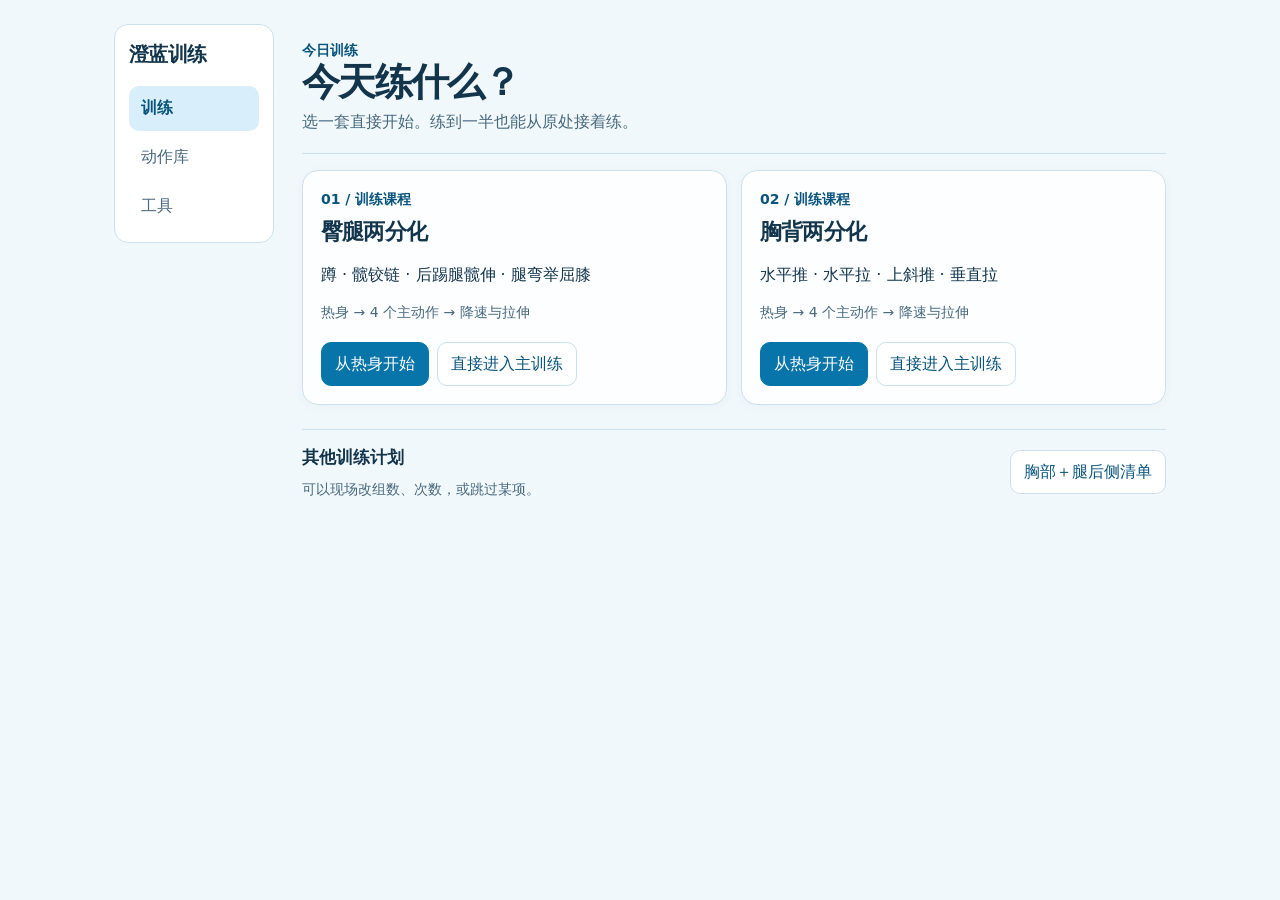
<file: index.html>
<!doctype html>
<html lang="zh-CN">
<head>
  <meta charset="utf-8">
  <meta name="viewport" content="width=device-width,initial-scale=1,viewport-fit=cover">
  <meta name="theme-color" content="#eaf7ff">
  <title>澄蓝训练</title>
  <link rel="stylesheet" href="./app.css?v=20261122-training-guide">
</head>
<body>
  <main id="app" aria-live="polite"><p class="loading">正在整理训练资料…</p></main>
  <script type="module" src="./app.js?v=20261122-training-guide"></script>
</body>
</html>
</file>
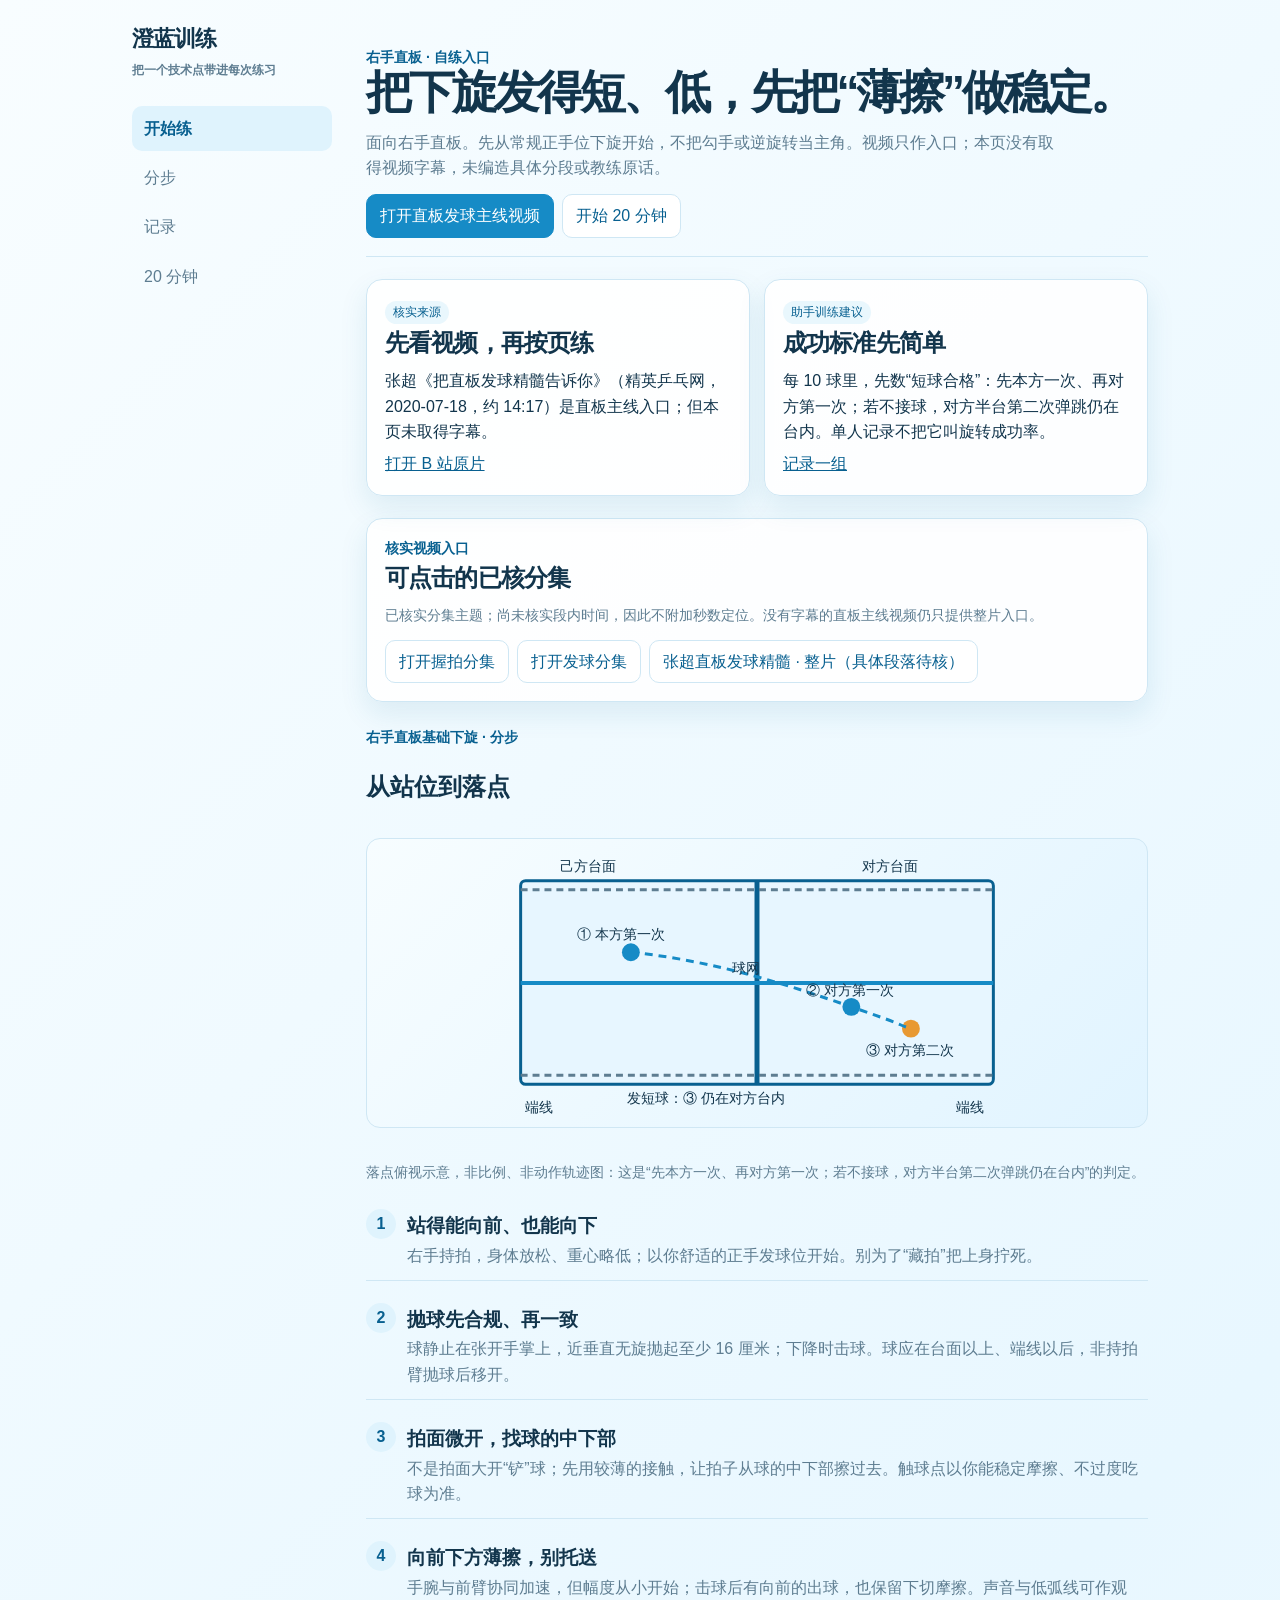
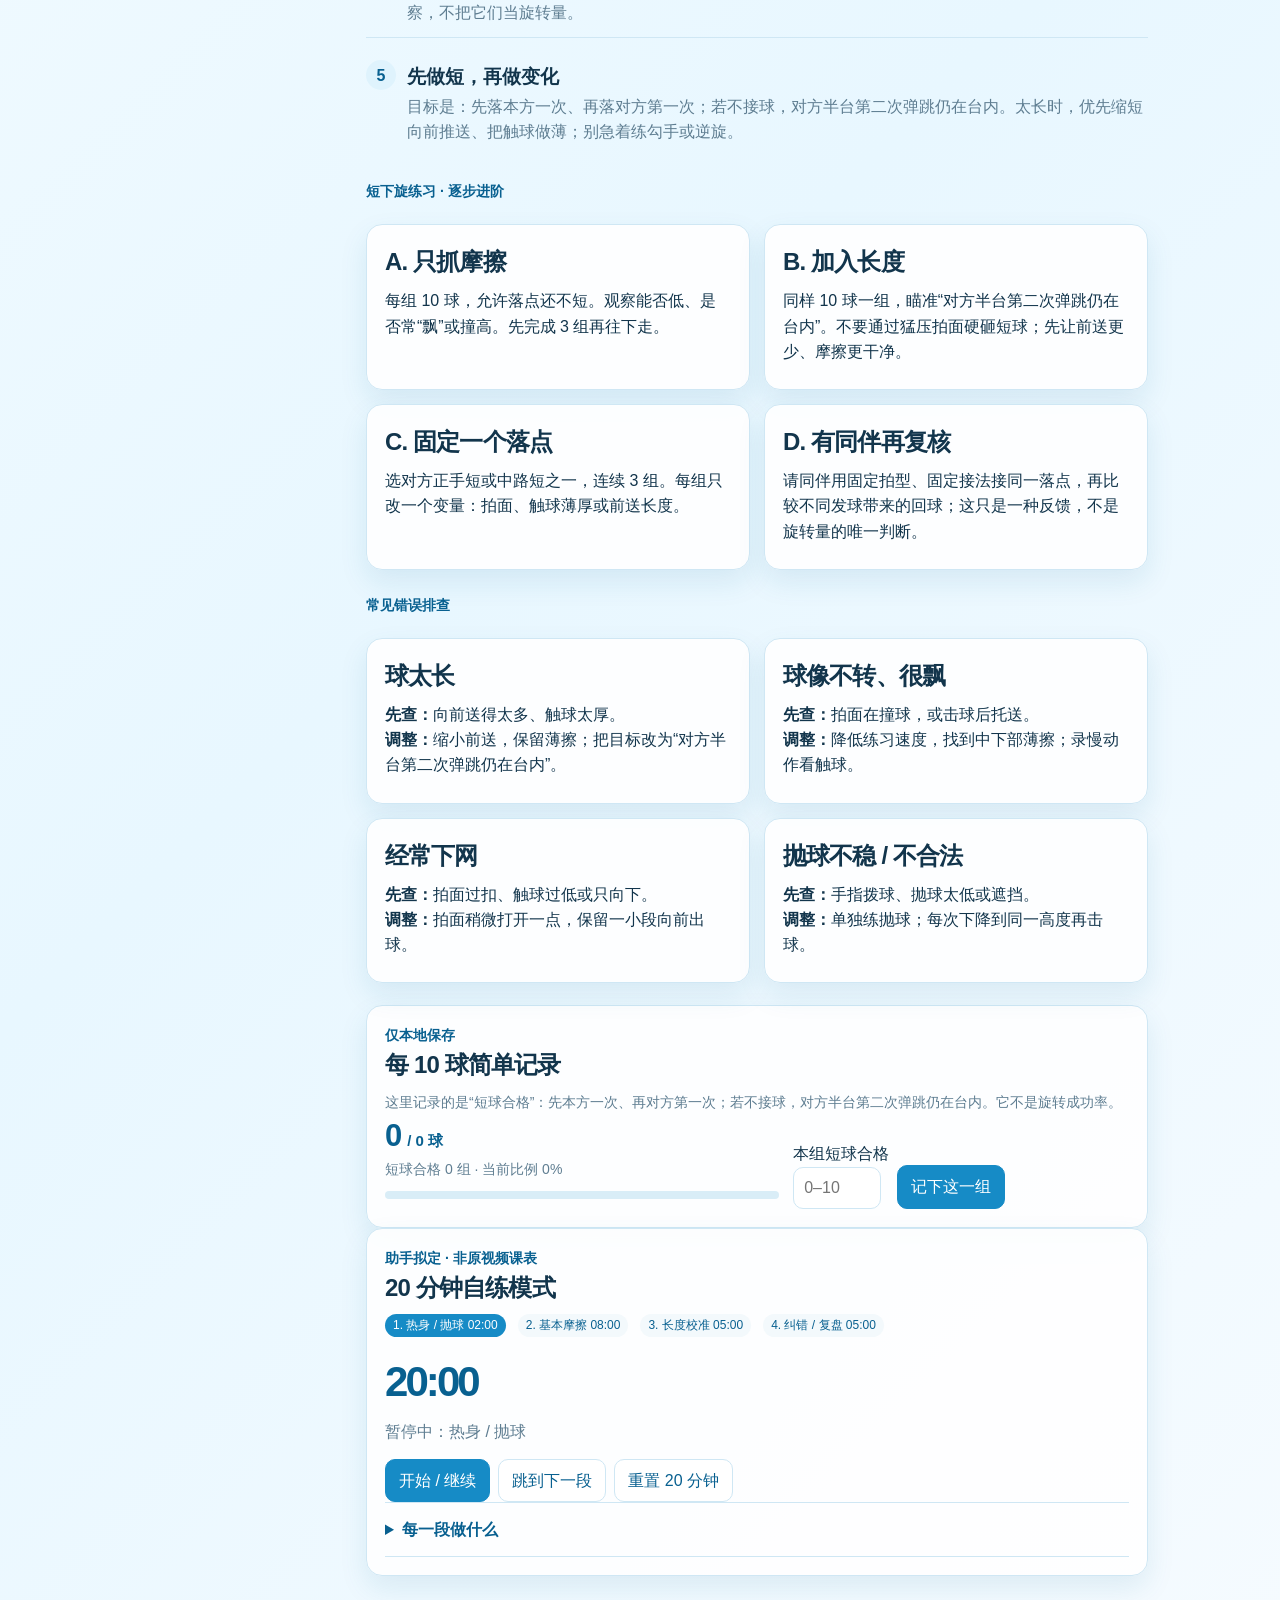
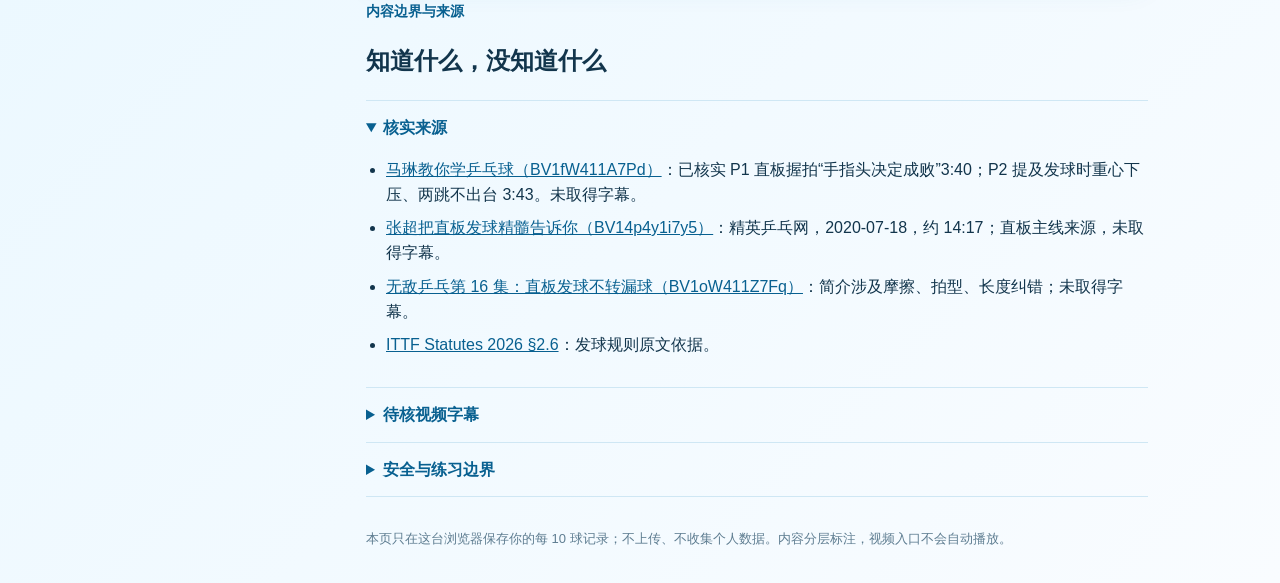
<file: pingpong-penshold-backspin/index.html>
<!doctype html>
<html lang="zh-CN">
<head>
<meta charset="utf-8">
<meta name="viewport" content="width=device-width,initial-scale=1,viewport-fit=cover">
<meta name="theme-color" content="#eaf7ff">
<title>澄蓝训练｜右手直板下旋发球</title>
<style>
:root{--ink:#12354c;--muted:#5e7d91;--line:#cfe7f4;--blue:#168bc6;--deep:#086090;--wash:#edf9ff;--shadow:0 12px 28px rgba(20,109,150,.1);--good:#12744f;--warn:#a85b10}*{box-sizing:border-box}html{scroll-behavior:smooth}body{margin:0;background:linear-gradient(135deg,#f8fdff,#e8f7ff 52%,#f9fcff);color:var(--ink);font:16px/1.58 ui-rounded,"PingFang SC","Microsoft YaHei",sans-serif}button,input{font:inherit}button{cursor:pointer}a{color:var(--deep)}#app{max-width:1060px;margin:auto;padding:22px}.shell{display:grid;grid-template-columns:200px minmax(0,1fr);gap:34px}.side{position:sticky;top:18px;align-self:start}.brand{font-size:22px;font-weight:780;letter-spacing:-.05em}.brand span{display:block;font-size:12px;letter-spacing:0;color:var(--muted);margin-top:4px}.nav{display:grid;gap:4px;margin-top:26px}.nav a{padding:10px 12px;border-radius:10px;text-decoration:none;color:var(--muted)}.nav a.on,.nav a:hover{color:var(--deep);background:#dff3fd;font-weight:700}.hero{padding:24px 0 18px;border-bottom:1px solid var(--line)}.hero h1{margin:0;font-size:clamp(30px,4vw,46px);letter-spacing:-.07em;line-height:1.08}.hero p{max-width:700px;margin:12px 0 0;color:var(--muted)}.accent{font-size:14px;color:var(--deep);font-weight:700}.grid{display:grid;grid-template-columns:repeat(2,minmax(0,1fr));gap:14px;margin:22px 0}.card{background:rgba(255,255,255,.9);border:1px solid var(--line);border-radius:16px;padding:18px;box-shadow:var(--shadow)}.card h2,.card h3{margin:0 0 7px;letter-spacing:-.035em}.card p{margin:7px 0}.primary,.secondary,.chip{display:inline-flex;align-items:center;justify-content:center;min-height:42px;border-radius:10px;padding:8px 13px;border:1px solid var(--line);text-decoration:none;background:#fff;color:var(--deep)}.primary{background:var(--blue);color:#fff;border-color:var(--blue)}.primary:disabled{opacity:.48;cursor:not-allowed}.actions{display:flex;gap:8px;flex-wrap:wrap;margin-top:14px}.tools{margin-top:24px}.tag{display:inline-block;border-radius:99px;background:#e9f7fd;color:var(--deep);padding:2px 8px;font-size:12px;margin-right:5px}.muted{color:var(--muted);font-size:14px}.note{border-left:4px solid var(--blue);background:#f1faff;padding:11px 13px;border-radius:0 10px 10px 0}.warn{border-left-color:#e89932;background:#fff8ee}.ok{color:var(--good);font-weight:700}.steps{display:grid;gap:10px}.step{display:grid;grid-template-columns:31px 1fr;gap:10px;padding:12px 0;border-bottom:1px solid var(--line)}.step:last-child{border:0}.num{width:30px;height:30px;border-radius:50%;display:grid;place-items:center;background:#dff3fd;color:var(--deep);font-weight:800}.step h3{margin:2px 0 2px}.step p{margin:0;color:var(--muted)}details{border-top:1px solid var(--line);padding:14px 0}details:last-child{border-bottom:1px solid var(--line)}summary{cursor:pointer;font-weight:700;color:var(--deep)}details[open] summary{margin-bottom:9px}.diagram{width:100%;max-height:290px;background:linear-gradient(135deg,#f7fdff,#e1f4ff);border-radius:14px;border:1px solid var(--line);margin:12px 0}.diagram text{font-family:ui-rounded,"PingFang SC",sans-serif;fill:#12354c;font-size:14px}.split{display:grid;grid-template-columns:1.08fr .92fr;gap:14px}.record{display:flex;align-items:end;gap:8px;flex-wrap:wrap}.record input{width:88px;min-height:42px;border:1px solid var(--line);border-radius:10px;padding:0 10px}.stat{font-size:31px;font-weight:780;letter-spacing:-.06em;color:var(--deep);line-height:1}.progress{height:8px;background:#d9edf7;border-radius:99px;overflow:hidden;margin:10px 0}.progress i{display:block;height:100%;background:var(--blue);transition:width .2s}.session{font-size:42px;font-weight:780;letter-spacing:-.07em;color:var(--deep);margin:12px 0 4px}.timer-state{min-height:26px;color:var(--muted)}.phase{display:flex;gap:7px;flex-wrap:wrap}.phase .tag{background:#f3f9fc}.phase .tag.on{background:#168bc6;color:white}.source-list{padding-left:20px}.source-list li{margin:8px 0}.footer{margin:32px 0 12px;color:var(--muted);font-size:13px}@media(max-width:720px){#app{padding:14px}.shell{display:block}.side{position:static;display:flex;align-items:center;justify-content:space-between;border-bottom:1px solid var(--line);padding-bottom:12px}.brand span{display:none}.nav{display:flex;margin:0;gap:2px}.nav a{padding:7px 8px;font-size:13px}.hero{padding-top:24px}.grid,.split{grid-template-columns:1fr}.card{padding:16px}.diagram{max-height:none}.session{font-size:38px}}
</style>
</head>
<body><main id="app"></main>
<script>
const KEY='chenglan-pingpong-penshold-backspin-v1';
const sources={marin:'https://www.bilibili.com/video/BV1fW411A7Pd/',marinP1:'https://www.bilibili.com/video/BV1fW411A7Pd/?p=1',marinP2:'https://www.bilibili.com/video/BV1fW411A7Pd/?p=2',zhang:'https://www.bilibili.com/video/BV14p4y1i7y5/',wudi:'https://www.bilibili.com/video/BV1oW411Z7Fq/',ittf:'https://db.ittf.com/sites/default/files/public/2026-02/2026_Statutes_v1_consolidated_clean.pdf'};
const initial={sets:[],timer:{running:false,remaining:1200,stamp:0}};
function load(){try{const x=JSON.parse(localStorage.getItem(KEY));return x&&typeof x==='object'?{...initial,...x,timer:{...initial.timer,...x.timer},sets:Array.isArray(x.sets)?x.sets:[]}:structuredClone(initial)}catch{return structuredClone(initial)}}
let state=load(),tick=null;
const esc=s=>String(s).replace(/[&<>"']/g,c=>({'&':'&amp;','<':'&lt;','>':'&gt;','"':'&quot;',"'":'&#39;'}[c]));
function save(){try{localStorage.setItem(KEY,JSON.stringify(state))}catch{}}
function fmt(s){s=Math.max(0,Math.ceil(s));return `${String(Math.floor(s/60)).padStart(2,'0')}:${String(s%60).padStart(2,'0')}`}
function diagram(){return `<svg class="diagram" viewBox="0 0 620 290" role="img" aria-label="短发球落点俯视示意，非比例动作图"><rect x="72" y="42" width="476" height="205" rx="5" fill="#e7f6ff" stroke="#086090" stroke-width="3"/><path d="M310 42V247" stroke="#086090" stroke-width="5"/><path d="M72 145H548" stroke="#168bc6" stroke-width="4"/><path d="M72 51H548M72 238H548" stroke="#5e7d91" stroke-width="3" stroke-dasharray="7 5"/><circle cx="183" cy="114" r="9" fill="#168bc6"/><circle cx="405" cy="169" r="9" fill="#168bc6"/><circle cx="465" cy="191" r="9" fill="#e89932"/><path d="M183 114C270 123 344 148 405 169S447 185 465 191" fill="none" stroke="#168bc6" stroke-width="3" stroke-dasharray="8 6"/><text x="112" y="32">己方台面</text><text x="416" y="32">对方台面</text><text x="285" y="135">球网</text><text x="76" y="275">端线</text><text x="510" y="275">端线</text><text x="129" y="101">① 本方第一次</text><text x="359" y="157">② 对方第一次</text><text x="420" y="218">③ 对方第二次</text><text x="179" y="266">发短球：③ 仍在对方台内</text></svg><p class="muted">落点俯视示意，非比例、非动作轨迹图：这是“先本方一次、再对方第一次；若不接球，对方半台第二次弹跳仍在台内”的判定。</p>`}
function header(){return `<div class="shell"><aside class="side"><div class="brand">澄蓝训练<span>把一个技术点带进每次练习</span></div><nav class="nav"><a class="on" href="#start">开始练</a><a href="#steps">分步</a><a href="#records">记录</a><a href="#timer">20 分钟</a></nav></aside><section>`}
function end(){return `<p class="footer">本页只在这台浏览器保存你的每 10 球记录；不上传、不收集个人数据。内容分层标注，视频入口不会自动播放。</p></section></div>`}
function recordView(){const n=state.sets.length,total=state.sets.reduce((a,x)=>a+x.good,0),attempt=n*10,rate=attempt?Math.round(total/attempt*100):0;return `<article id="records" class="card"><div class="accent">仅本地保存</div><h2>每 10 球简单记录</h2><p class="muted">这里记录的是“短球合格”：先本方一次、再对方第一次；若不接球，对方半台第二次弹跳仍在台内。它不是旋转成功率。</p><div class="split"><div><div class="stat">${total} <small style="font-size:15px;letter-spacing:0">/ ${attempt} 球</small></div><p class="muted">短球合格 ${n} 组 · 当前比例 ${rate}%</p><div class="progress"><i style="width:${rate}%"></i></div></div><form class="record" id="recordForm"><label>本组短球合格<br><input required name="good" type="number" min="0" max="10" inputmode="numeric" placeholder="0–10"></label><button class="primary">记下这一组</button>${n?'<button type="button" class="secondary" id="undo">撤销最后一组</button>':''}</form></div>${n?`<details><summary>查看已记录的各组</summary><p>${state.sets.map((x,i)=>`第 ${i+1} 组：${x.good}/10`).join('　')}</p></details>`:''}</article>`}
const phases=[['热身 / 抛球',120],['基本摩擦',480],['长度校准',300],['纠错 / 复盘',300]],TOTAL=phases.reduce((n,x)=>n+x[1],0);
const TimerCore={phase(remaining){let spent=TOTAL-Math.max(0,Math.min(TOTAL,remaining));for(let i=0;i<phases.length;i++){if(spent<phases[i][1])return i;spent-=phases[i][1]}return phases.length-1},advance(timer,now){const out={...timer};if(!out.running)return out;const elapsed=Math.max(0,(now-out.stamp)/1000);out.remaining=Math.max(0,out.remaining-elapsed);out.stamp=now;if(out.remaining===0)out.running=false;return out},skip(timer){const i=TimerCore.phase(timer.remaining);const spent=phases.slice(0,i+1).reduce((n,x)=>n+x[1],0);return {...timer,remaining:Math.max(0,TOTAL-spent),stamp:timer.stamp}},reset(){return {running:false,remaining:TOTAL,stamp:0}}};
function timerView(){let t=state.timer,i=TimerCore.phase(t.remaining),p=phases[i];return `<article id="timer" class="card"><div class="accent">助手拟定 · 非原视频课表</div><h2>20 分钟自练模式</h2><div class="phase">${phases.map((x,j)=>`<span class="tag ${j===i?'on':''}">${j+1}. ${x[0]} ${fmt(x[1])}</span>`).join('')}</div><div class="session">${fmt(t.remaining)}</div><div class="timer-state">${t.running?'进行中：'+p[0]:(t.remaining?'暂停中：'+p[0]:'已完成 20 分钟')}</div><div class="actions"><button id="timerToggle" class="primary" ${!t.remaining?'disabled':''}>${t.running?'暂停':'开始 / 继续'}</button><button id="timerNext" class="secondary" ${!t.remaining?'disabled':''}>跳到下一段</button><button id="timerReset" class="secondary">重置 20 分钟</button></div><details><summary>每一段做什么</summary><ol><li><b>2 分钟热身 / 抛球：</b>活动手腕与肩；只练合法、稳定的抛球与触球前站定。</li><li><b>8 分钟基本摩擦：</b>按 10 球一组，优先薄擦与低弧线，不追求猛快。</li><li><b>5 分钟长度校准：</b>目标是先本方一次、再对方第一次；若不接球，对方半台第二次弹跳仍在台内。</li><li><b>5 分钟纠错 / 复盘：</b>手机侧后方录几球，看抛球、触球点、拍面与落点；不在本页上传。</li></ol></details></article>`}
function render(){document.querySelector('#app').innerHTML=header()+`<header id="start" class="hero"><div class="accent">右手直板 · 自练入口</div><h1>把下旋发得短、低，先把“薄擦”做稳定。</h1><p>面向右手直板。先从常规正手位下旋开始，不把勾手或逆旋转当主角。视频只作入口；本页没有取得视频字幕，未编造具体分段或教练原话。</p><div class="actions"><a class="primary" href="${sources.zhang}" target="_blank" rel="noopener">打开直板发球主线视频</a><a class="secondary" href="#timer">开始 20 分钟</a></div></header><div class="grid"><article class="card"><span class="tag">核实来源</span><h2>先看视频，再按页练</h2><p>张超《把直板发球精髓告诉你》（精英乒乓网，2020-07-18，约 14:17）是直板主线入口；但本页未取得字幕。</p><a href="${sources.zhang}" target="_blank" rel="noopener">打开 B 站原片</a></article><article class="card"><span class="tag">助手训练建议</span><h2>成功标准先简单</h2><p>每 10 球里，先数“第二跳不出台且自己可重复做出”的球。球回滚不是唯一旋转指标，独练不承诺定量测旋转。</p><a href="#records">记录一组</a></article></div><section id="steps" class="tools"><div class="accent">右手直板基础下旋 · 分步</div><h2>从站位到落点</h2>${diagram()}<div class="steps"><div class="step"><div class="num">1</div><div><h3>站得能向前、也能向下</h3><p>右手持拍，身体放松、重心略低；以你舒适的正手发球位开始。别为了“藏拍”把上身拧死。</p></div></div><div class="step"><div class="num">2</div><div><h3>抛球先合规、再一致</h3><p>球静止在张开手掌上，近垂直无旋抛起至少 16 厘米；下降时击球。球应在台面以上、端线以后，非持拍臂抛球后移开。</p></div></div><div class="step"><div class="num">3</div><div><h3>拍面微开，找球的中下部</h3><p>不是拍面大开“铲”球；先用较薄的接触，让拍子从球的中下部擦过去。触球点以你能稳定摩擦、不过度吃球为准。</p></div></div><div class="step"><div class="num">4</div><div><h3>向前下方薄擦，别托送</h3><p>手腕与前臂协同加速，但幅度从小开始；击球后有向前的出球，也保留下切摩擦。声音、低弧线与第二跳共同观察。</p></div></div><div class="step"><div class="num">5</div><div><h3>先做短，再做变化</h3><p>目标是：先落己方台面，第二跳落在对方半台后不出台。太长时，优先缩短向前推送、把触球做薄；别急着练勾手或逆旋。</p></div></div></div></section><section class="tools"><div class="accent">短下旋练习 · 逐步进阶</div><div class="grid"><article class="card"><h2>A. 只抓摩擦</h2><p>每组 10 球，允许落点还不短。观察能否低、是否常“飘”或撞高。先完成 3 组再往下走。</p></article><article class="card"><h2>B. 加入长度</h2><p>同样 10 球一组，瞄准第二跳不出台。不要通过猛压拍面硬砸短球；先让前送更少、摩擦更干净。</p></article><article class="card"><h2>C. 固定一个落点</h2><p>选对方正手短或中路短之一，连续 3 组。每组只改一个变量：拍面、触球薄厚或前送长度。</p></article><article class="card"><h2>D. 有同伴再复核</h2><p>请同伴正常接发，记录其起板是否容易冒高、是否判断失误。此反馈比自己看球回滚更可靠。</p></article></div></section><section class="tools"><div class="accent">常见错误排查</div><div class="grid"><article class="card"><h2>球太长</h2><p><b>先查：</b>向前送得太多、触球太厚。<br><b>调整：</b>缩小前送，保留薄擦；把目标改为“第二跳不过端线”。</p></article><article class="card"><h2>球像不转、很飘</h2><p><b>先查：</b>拍面在撞球，或击球后托送。<br><b>调整：</b>降低练习速度，找到中下部薄擦；录慢动作看触球。</p></article><article class="card"><h2>经常下网</h2><p><b>先查：</b>拍面过扣、触球过低或只向下。<br><b>调整：</b>拍面稍微打开一点，保留一小段向前出球。</p></article><article class="card"><h2>抛球不稳 / 不合法</h2><p><b>先查：</b>手指拨球、抛球太低或遮挡。<br><b>调整：</b>单独练抛球；每次下降到同一高度再击球。</p></article></div></section>${recordView()}${timerView()}<section class="tools"><div class="accent">内容边界与来源</div><h2>知道什么，没知道什么</h2><details open><summary>核实来源</summary><ul class="source-list"><li><a href="${sources.marin}" target="_blank" rel="noopener">马琳教你学乒乓球（BV1fW411A7Pd）</a>：已核实 P1 直板握拍“手指头决定成败”3:40；P2 提及发球时重心下压、两跳不出台 3:43。未取得字幕。</li><li><a href="${sources.zhang}" target="_blank" rel="noopener">张超把直板发球精髓告诉你（BV14p4y1i7y5）</a>：精英乒乓网，2020-07-18，约 14:17；直板主线来源，未取得字幕。</li><li><a href="${sources.wudi}" target="_blank" rel="noopener">无敌乒乓第 16 集：直板发球不转漏球（BV1oW411Z7Fq）</a>：简介涉及摩擦、拍型、长度纠错；未取得字幕。</li><li><a href="${sources.ittf}" target="_blank" rel="noopener">ITTF Statutes 2026 §2.6</a>：发球规则原文依据。</li></ul></details><details><summary>待核视频字幕</summary><p>以上 B 站页面的标题、分集或简介已经核实；本页没有获得完整可核字幕。因此这里的“分步、练习与纠错”明确是助手训练建议，不归属为任一教练的逐字教学，也不捏造视频时间点。</p></details><details><summary>安全与练习边界</summary><p>若手腕、肘或肩出现疼痛，停止加速挥拍并考虑请专业人士评估。练习应在安全、允许的球台环境进行。</p></details></section>`+end(); bind();}
function canonicalWording(){const changes=[['每 10 球里，先数“第二跳不出台且自己可重复做出”的球。球回滚不是唯一旋转指标，独练不承诺定量测旋转。','每 10 球里，先数“短球合格”：先本方一次、再对方第一次；若不接球，对方半台第二次弹跳仍在台内。单人记录不把它叫旋转成功率。'],['声音、低弧线与第二跳共同观察。','声音与低弧线可作观察，不把它们当旋转量。'],['目标是：先落己方台面，第二跳落在对方半台后不出台。','目标是：先落本方一次、再落对方第一次；若不接球，对方半台第二次弹跳仍在台内。'],['同样 10 球一组，瞄准第二跳不出台。','同样 10 球一组，瞄准“对方半台第二次弹跳仍在台内”。'],['请同伴正常接发，记录其起板是否容易冒高、是否判断失误。此反馈比自己看球回滚更可靠。','请同伴用固定拍型、固定接法接同一落点，再比较不同发球带来的回球；这只是一种反馈，不是旋转量的唯一判断。'],['把目标改为“第二跳不过端线”。','把目标改为“对方半台第二次弹跳仍在台内”。']];const w=document.createTreeWalker(document.querySelector('#app'),NodeFilter.SHOW_TEXT);for(let n;n=w.nextNode();)for(const [a,b]of changes)if(n.nodeValue.includes(a))n.nodeValue=n.nodeValue.replace(a,b)}const firstRender=render;render=function(){firstRender();canonicalWording()};function stopTick(){if(tick)clearInterval(tick);tick=null}function startTick(){if(!tick)tick=setInterval(()=>{syncTimer(Date.now());render()},500)}function syncTimer(now=Date.now()){state.timer=TimerCore.advance(state.timer,now);if(!state.timer.running)stopTick();save()}function bind(){document.querySelector('#recordForm')?.addEventListener('submit',e=>{e.preventDefault();const v=+new FormData(e.target).get('good');if(Number.isInteger(v)&&v>=0&&v<=10){state.sets.push({good:v,at:Date.now()});save();render()}});document.querySelector('#undo')?.addEventListener('click',()=>{state.sets.pop();save();render()});document.querySelector('#timerToggle')?.addEventListener('click',()=>{syncTimer();if(state.timer.remaining){state.timer.running=!state.timer.running;state.timer.stamp=Date.now();if(state.timer.running)startTick();else stopTick()}save();render()});document.querySelector('#timerNext')?.addEventListener('click',()=>{syncTimer();state.timer=TimerCore.skip(state.timer);if(!state.timer.remaining)state.timer.running=false;state.timer.stamp=Date.now();save();render()});document.querySelector('#timerReset')?.addEventListener('click',()=>{state.timer=TimerCore.reset();stopTick();save();render()})}syncTimer();if(state.timer.running)startTick();render();
</script><script>
/* P1/P2 titles are verified; no within-episode timestamp is claimed. */
document.addEventListener('DOMContentLoaded',()=>{
  const steps=document.querySelector('#steps');if(!steps||document.querySelector('#verified-locations'))return;
  const box=document.createElement('section');box.id='verified-locations';box.className='card';
  box.innerHTML='<div class="accent">核实视频入口</div><h2>可点击的已核分集</h2><p class="muted">已核实分集主题；尚未核实段内时间，因此不附加秒数定位。没有字幕的直板主线视频仍只提供整片入口。</p><div class="actions"><a class="secondary" target="_blank" rel="noopener" href="https://www.bilibili.com/video/BV1fW411A7Pd/?p=1">打开握拍分集</a><a class="secondary" target="_blank" rel="noopener" href="https://www.bilibili.com/video/BV1fW411A7Pd/?p=2">打开发球分集</a><a class="secondary" target="_blank" rel="noopener" href="https://www.bilibili.com/video/BV14p4y1i7y5/">张超直板发球精髓 · 整片（具体段落待核）</a></div>';
  steps.before(box);
});
</script></body></html>
</file>
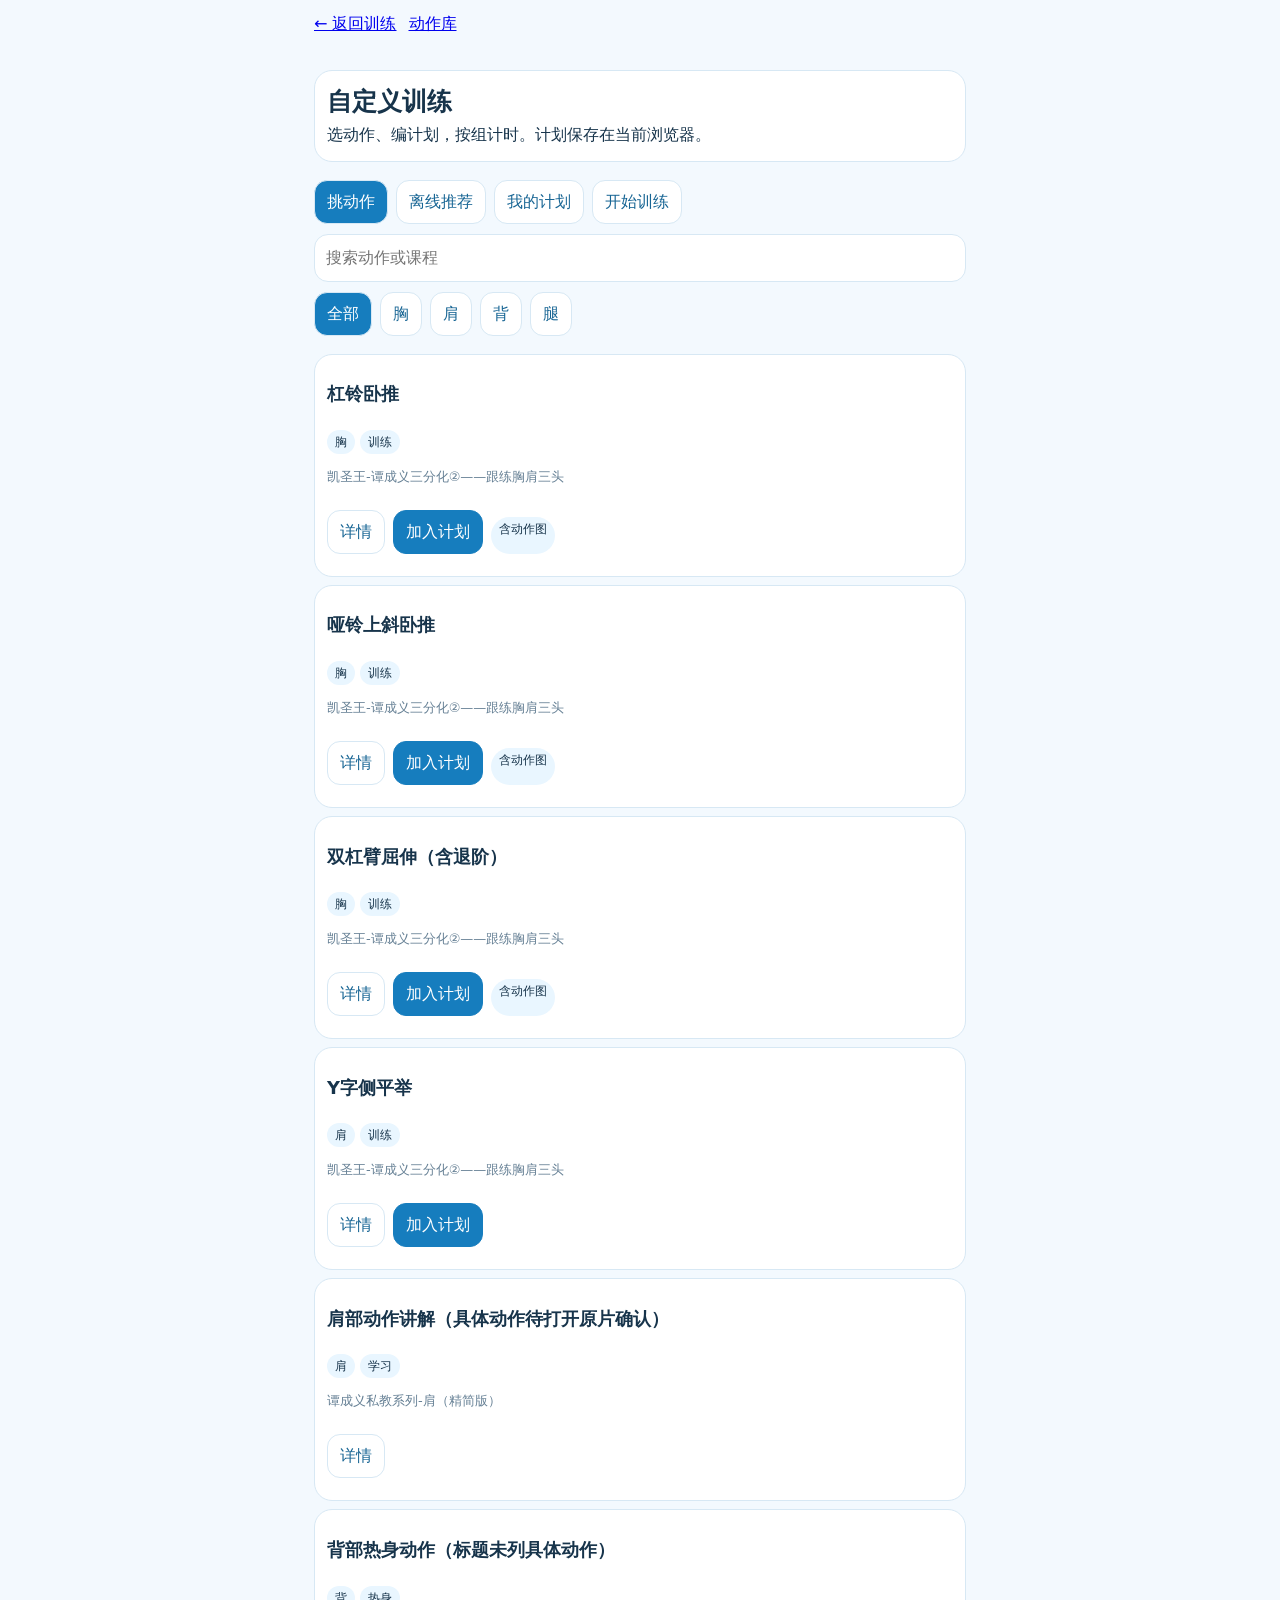
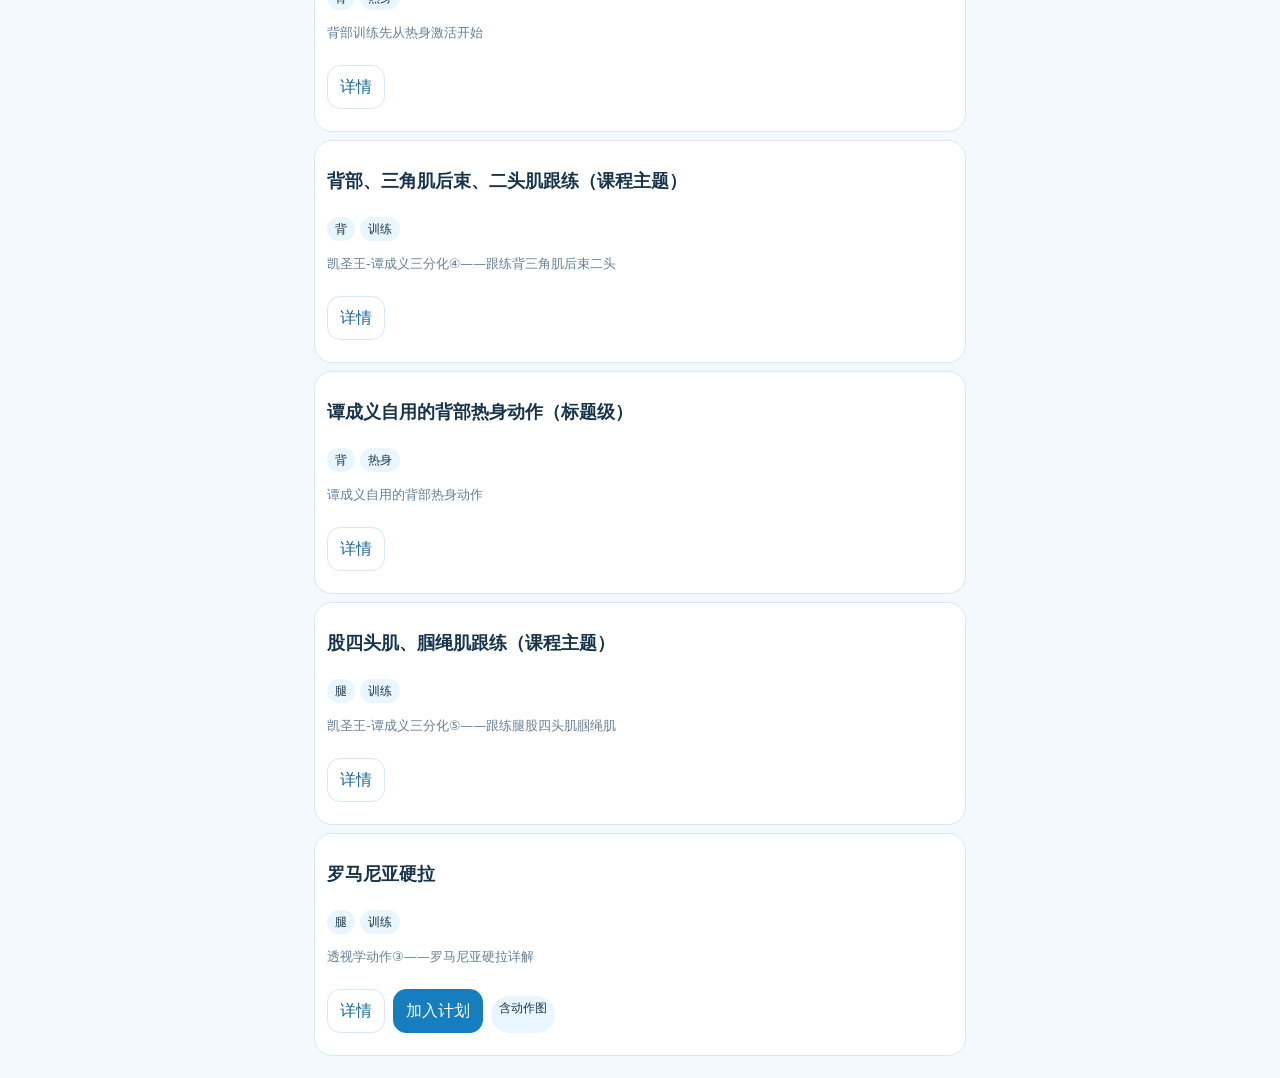
<file: training-tools.html>
<!doctype html><html lang="zh-CN"><meta charset="utf-8"><meta name="viewport" content="width=device-width,initial-scale=1"><title>自定义训练 · 澄蓝训练</title><style>:root{--b:#167dbe;--i:#17344b;--m:#668095;--l:#d7e8f4;--bg:#f3f9fe}*{box-sizing:border-box}body{margin:0;background:var(--bg);font:16px/1.5 system-ui;color:var(--i)}button,input{font:inherit}button{cursor:pointer}.app{max-width:680px;margin:auto;padding:14px}.hero,.card{background:#fff;border:1px solid var(--l);border-radius:18px;padding:12px;margin:8px 0}.hero{padding:12px}.hero .art{display:none}h1{margin:0;font-size:25px}.sub{margin:2px 0}.tabs,.filters,.actions{display:flex;gap:8px;overflow:auto;padding:10px 0}.tabs button,.filters button,.actions button,.back{white-space:nowrap;border:1px solid var(--l);background:#fff;color:#176594;border-radius:13px;padding:9px 12px;text-decoration:none}.tabs .on,.primary{background:var(--b)!important;color:#fff!important}.filters button[aria-pressed="true"]{background:var(--b);color:#fff}.actions button[data-a]{background:var(--b);color:#fff;border-color:var(--b)}.search{width:100%;border:1px solid var(--l);padding:11px;border-radius:14px}.tag{display:inline-block;background:#e9f6ff;padding:3px 8px;border-radius:99px;font-size:12px;margin:7px 5px 0 0}.muted{color:var(--m);font-size:13px}.plan{display:grid;grid-template-columns:minmax(0,1fr) repeat(3,auto);gap:10px;padding:12px 0;border-bottom:1px solid var(--l)}.small{width:52px}.artwork{display:grid;grid-template-columns:repeat(2,minmax(0,1fr));gap:8px;margin:10px 0}.artwork img{width:100%;height:auto;border:1px solid var(--l);border-radius:10px}.artwork p{grid-column:1/-1}.timer{text-align:center;font-size:42px;color:var(--b)}.app .card h2{font-size:1.12rem}.plan>div{min-width:0}.plan button{align-self:start;min-height:40px}.tabs button{min-height:44px}.tabs{scrollbar-width:thin}.actions{flex-wrap:wrap}.plan input,.small{max-width:100%}@media(max-width:420px){.plan{grid-template-columns:repeat(3,1fr);gap:6px}.plan>div{grid-column:1/-1}}</style><nav aria-label="主导航" style="max-width:680px;margin:12px auto;padding:0 14px;display:flex;gap:12px"><a href="./index.html#courses">← 返回训练</a><a href="./index.html#library">动作库</a></nav><main class="app" id="app"></main><script>
const A=[['bench','杠铃卧推','胸','训练','杠铃','凯圣王-谭成义三分化②——跟练胸肩三头','bilibili://video/116435959420113?page=0&start_progress=100000','课程定位 01:40；组次数标签 15/12/10/8，总组数未确认。'],['incline','哑铃上斜卧推','胸','训练','哑铃','凯圣王-谭成义三分化②——跟练胸肩三头','bilibili://video/116435959420113?page=0&start_progress=1651000','课程定位 27:31；约12次，总组数未明。'],['dip','双杠臂屈伸（含退阶）','胸','训练','双杠','凯圣王-谭成义三分化②——跟练胸肩三头','bilibili://video/116435959420113?page=0','课程含退阶；具体做法请看原视频。'],['y','Y字侧平举','肩','训练','绳索','凯圣王-谭成义三分化②——跟练胸肩三头','bilibili://video/116435959420113?page=0','未记录单独时间点。'],['s','肩部动作讲解（具体动作待打开原片确认）','肩','学习','不限','谭成义私教系列-肩（精简版）','bilibili://video/116765715601071?page=0','具体动作需打开原片确认。'],['bw','背部热身动作（标题未列具体动作）','背','热身','不限','背部训练先从热身激活开始','bilibili://video/115341850057826?page=0','动作顺序、要点和时间点均未记录。'],['b','背部、三角肌后束、二头肌跟练（课程主题）','背','训练','器械','凯圣王-谭成义三分化④——跟练背三角肌后束二头','bilibili://video/116447049226152?page=0','标题未提供单动作清单。'],['bw2','谭成义自用的背部热身动作（标题级）','背','热身','不限','谭成义自用的背部热身动作','bilibili://video/115880667124445?page=0','未读到完整简介或字幕。'],['l','股四头肌、腘绳肌跟练（课程主题）','腿','训练','器械','凯圣王-谭成义三分化⑤——跟练腿股四头肌腘绳肌','bilibili://video/116471191574369?page=0','未记录单动作列表或时间点。'],['r','罗马尼亚硬拉','腿','训练','杠铃','透视学动作③——罗马尼亚硬拉详解','bilibili://video/115978847392380?page=0','未记录具体时间点。']].map(([id,n,p,role,g,src,url,note])=>({id,n,p,role,g,src,url,note}));
const art={bench:['Bench_press_1.svg','Bench_press_2.svg','Everkinetic · CC BY-SA 3.0'],incline:['Dumbbell_incline_bench_press_1.svg','Dumbbell_incline_bench_press_2.svg','Everkinetic · CC BY-SA 3.0'],dip:['Dipexercise.svg',null,'Bitethesilverbullet（基于 Everkinetic）· CC BY-SA 4.0'],r:['Romanian_dead_lift_1.svg','Romanian_dead_lift_2.svg','Everkinetic · CC BY-SA 3.0']};const K='fitness-plan-v3',ok=new Set(['bench','incline','dip','y','r']);let S={v:'lib',q:'',p:'全部',plan:[],run:null};try{let x=JSON.parse(localStorage.getItem(K)||localStorage.getItem('fitness-plan-v2')||'null');if(Array.isArray(x))x={plan:x};if(Array.isArray(x?.plan))S={...S,...x}}catch{}const before=S.plan.length;S.plan=S.plan.filter(x=>ok.has(x?.id)).map(x=>({...A.find(a=>a.id===x.id),...x,sets:Number.isInteger(+x.sets)&&+x.sets>=1&&+x.sets<=20?+x.sets:3,reps:Number.isInteger(+x.reps)&&+x.reps>=1&&+x.reps<=100?+x.reps:10,rest:Number.isInteger(+x.rest)&&+x.rest>=0&&+x.rest<=1800?+x.rest:60}));if(before>S.plan.length){S.notice='部分旧课程已移到动作库查看。';S.run=null}if(S.run&&(!Number.isInteger(S.run.i)||S.run.i<0||S.run.i>=S.plan.length))S.run=null;const app=document.querySelector('#app');const save=()=>{try{localStorage.setItem(K,JSON.stringify(S))}catch{}};const n=v=>Number.isInteger(+v)&&+v>=0&&+v<=1800?+v:null;const fmt=ms=>{const s=Math.max(0,Math.ceil(ms/1000));return String(Math.floor(s/60)).padStart(2,'0')+':'+String(s%60).padStart(2,'0')};const remainingMs=r=>r.paused?r.remaining:r.deadline-Date.now();function recommend(target,gear,minutes){const budget=Math.max(0,Number(minutes)||0)*60;const items=A.filter(x=>ok.has(x.id)&&x.p===target&&(gear==='不限'||x.g===gear));let used=0;const picked=items.filter(x=>{const cost=3*10*4+2*60;if(used+cost>budget)return false;used+=cost;return true});return {target,gear,minutes,items:picked,seconds:used}};function card(x){return `<article class=card><h2>${x.n}</h2><span class=tag>${x.p}</span><span class=tag>${x.role}</span><p class=muted>${x.src}</p><div class=actions><button data-d=${x.id}>详情</button>${ok.has(x.id)?`<button data-a=${x.id}>加入计划</button>`:''}${art[x.id]?`<span class=tag>含动作图</span>`:''}</div></article>`}function draw(){const nav=`<nav class=tabs>${[['lib','挑动作'],['rec','离线推荐'],['plan','我的计划'],['run','开始训练']].map(x=>`<button class="${S.v===x[0]?'on':''}" data-v=${x[0]}>${x[1]}</button>`).join('')}</nav>`;let o=`<section class=hero><h1>自定义训练</h1><p class=sub>选动作、编计划，按组计时。计划保存在当前浏览器。</p><div class=art></div></section>${nav}`;if(S.v==='lib'){o+=`<input class=search id=q placeholder="搜索动作或课程" value="${S.q}"><div class=filters>${['全部','胸','肩','背','腿'].map(x=>`<button aria-pressed="${S.p===x}" data-p=${x}>${x}</button>`).join('')}</div>${A.filter(x=>(S.p==='全部'||x.p===S.p)).map(card).join('')}`}else if(S.v==='rec'){o+=`<article class=card><h2>离线推荐</h2><label>部位 <select id=rt>${['胸','肩','背','腿'].map(v=>`<option ${S.rec?.target===v?'selected':''}>${v}</option>`).join('')}</select></label><label>器械 <select id=rg>${['不限','杠铃','哑铃','双杠','绳索'].map(v=>`<option ${S.rec?.gear===v?'selected':''}>${v}</option>`).join('')}</select></label><label>可用分钟 <input id=rm type=number min=1 max=180 value=${S.rec?.minutes||30}></label><button class=primary id=make-rec>生成推荐</button><div id=reco>${S.rec?(S.rec.items.length?`<p class=muted>总估时 ${Math.ceil(S.rec.seconds/60)} 分钟。</p>`+S.rec.items.map(x=>`<p><b>${x.n}</b> · 估计 4 分钟；与所选部位/器械匹配。 <button data-a=${x.id}>加入计划</button></p>`).join(''):`<p>${!A.some(x=>ok.has(x.id)&&x.p===S.rec.target)?'该部位没有明确动作；请浏览已有课程。':!A.some(x=>ok.has(x.id)&&x.p===S.rec.target&&(S.rec.gear==='不限'||x.g===S.rec.gear))?'所选器械没有匹配动作。':'可用时间不足以完成一项。'}</p>`):''}</div></article>`}else if(S.v==='plan'){o+=`<article class=card><h2>可编辑训练计划</h2><p class=muted>默认 3×10 仅为可调整模板，并非课程已核组数。</p>${S.plan.map((x,i)=>`<div class=plan><div><b>${x.n}</b><br><input class=small data-f=sets data-i=${i} value=${x.sets}>组 × <input class=small data-f=reps data-i=${i} value=${x.reps}>次 · <input class=small data-f=rest data-i=${i} value=${x.rest}>秒</div><button data-u=${i}>↑</button><button data-o=${i}>↓</button><button data-x=${i}>删</button></div>`).join('')||'<p>从动作库加入明确动作。</p>'}</article>`}else if(S.v==='run'){const r=S.run,x=r&&S.plan[r.i];o+=x?`<article class=card><p class=muted>${r.i+1}/${S.plan.length} · 第 ${r.set}/${x.sets} 组</p><h2>${x.n}</h2><p>${x.sets}组 × ${x.reps}次</p><div class=timer>${r.phase==='rest'?fmt(remainingMs(r)):'准备开始'}</div><div class=actions><button class=primary id=done>完成一组</button><button id=pause>${r.paused?'恢复':'暂停'}</button></div></article>`:'<article class=card>训练已完成。<button class=primary id=start>开始计划</button></article>'}else{const x=A.find(x=>x.id===S.d);o+=`<button class=back data-v=lib>← 动作库</button><article class=card><h2>${x.n}</h2><p>${x.note}</p>${art[x.id]?`<div class=artwork>${art[x.id].slice(0,2).filter(Boolean).map(f=>`<img src="assets/exercises/${f}" alt="${x.n} 动作示意">`).join('')}<p class=muted>图：${art[x.id][2]}</p></div>`:''}<a class="back primary" href="${x.url}">用 B站 App 打开</a></article>`}app.innerHTML=o+(S.notice?`<p class=muted>${S.notice}</p>`:'');if(S.v==='lib'&&S.q){const q=S.q.toLowerCase();app.querySelectorAll('.card').forEach(c=>c.hidden=!c.textContent.toLowerCase().includes(q))}}function tick(){if(window.__contentViewActive)return;const r=S.run;if(!r||r.phase!=='rest'||r.paused)return;if(Date.now()>=r.deadline){r.phase='work';save();draw();return}const t=document.querySelector('.timer');if(t)t.textContent=fmt(remainingMs(r))}document.addEventListener('click',e=>{const b=e.target.closest('button');if(!b)return;const d=b.dataset;if(d.v)S.v=d.v;if(d.p)S.p=d.p;if(d.rec){const m=A.filter(x=>ok.has(x.id)&&(d.rec==='全部'||x.p===d.rec));const box=document.querySelector('#reco');if(box)box.innerHTML=m.length?m.map(x=>'<p><b>'+x.n+'</b><br><span class=muted>估计：3组 × 10次；因目标部位与已有器械信息匹配。</span></p>').join(''):'<p>现有可执行动作不足，无法生成推荐。</p>'}if(d.d){S.d=d.d;S.v='detail'}if(d.a){const x=A.find(x=>x.id===d.a);S.plan.push({...x,sets:3,reps:10,rest:60});save()}if(d.u!==undefined&&+d.u>0){const i=+d.u;[S.plan[i-1],S.plan[i]]=[S.plan[i],S.plan[i-1]];if(S.run){if(S.run.i===i)S.run.i=i-1;else if(S.run.i===i-1)S.run.i=i}save()}if(d.o!==undefined&&+d.o<S.plan.length-1){const i=+d.o;[S.plan[i+1],S.plan[i]]=[S.plan[i],S.plan[i+1]];if(S.run){if(S.run.i===i)S.run.i=i+1;else if(S.run.i===i+1)S.run.i=i}save()}if(d.x!==undefined){const i=+d.x;S.plan.splice(i,1);if(S.run){if(i<S.run.i)S.run.i--;else if(i===S.run.i){if(S.run.i>=S.plan.length)S.run=null;else S.run={i:S.run.i,set:1,phase:'work'}}}save()}if(b.id==='make-rec'){S.rec=recommend(document.querySelector('#rt').value,document.querySelector('#rg').value,document.querySelector('#rm').value);save()}if(b.id==='start'&&S.plan.length){S.run={i:0,set:1,phase:'work'};save()}if(b.id==='done'&&S.run){const r=S.run,x=S.plan[r.i];if(r.phase==='work'){if(r.set>=x.sets){S.run=r.i+1<S.plan.length?{i:r.i+1,set:1,phase:'work'}:null}else{r.set++;r.phase='rest';r.deadline=Date.now()+x.rest*1000;r.paused=false}save()} }if(b.id==='pause'&&S.run?.phase==='rest'){const r=S.run;if(r.paused){r.deadline=Date.now()+r.remaining;r.paused=false}else{r.remaining=Math.max(0,r.deadline-Date.now());r.paused=true};save()}draw()});document.addEventListener('input',e=>{if(e.target.id==='q'){S.q=e.target.value;const cards=[...app.querySelectorAll('.card')];const q=S.q.toLowerCase();cards.forEach(c=>c.hidden=!!q&&!c.textContent.toLowerCase().includes(q))}if(e.target.dataset.f){const x=S.plan[+e.target.dataset.i],v=+e.target.value;if(!Number.isInteger(v)||v<1||(e.target.dataset.f==='rest'&&v>1800)||(e.target.dataset.f==='sets'&&v>20)||(e.target.dataset.f==='reps'&&v>100)){e.target.setCustomValidity('请输入有效整数');return}e.target.setCustomValidity('');x[e.target.dataset.f]=v;save()}});setInterval(tick,250);if(S.run?.phase==='rest'&&!S.run.paused&&Date.now()>=S.run.deadline)S.run.phase='work';draw();</script>
</file>
<file: app.css>
:root{--ink:#12354c;--muted:#5e7d91;--line:#cfe7f4;--blue:#168bc6;--deep:#086090;--wash:#edf9ff;--shadow:0 12px 28px rgba(20,109,150,.1)}*{box-sizing:border-box}body{margin:0;background:linear-gradient(135deg,#f8fdff,#e8f7ff 52%,#f9fcff);color:var(--ink);font:16px/1.55 ui-rounded,"PingFang SC","Microsoft YaHei",sans-serif}button,input,select{font:inherit}button{cursor:pointer}a{color:var(--deep)}#app{max-width:1060px;margin:auto;padding:22px}.shell{display:grid;grid-template-columns:200px minmax(0,1fr);gap:34px}.side{position:sticky;top:18px;align-self:start}.brand{font-size:22px;font-weight:780;letter-spacing:-.05em}.brand span{display:block;font-size:12px;letter-spacing:0;color:var(--muted);margin-top:4px}.nav{display:grid;gap:4px;margin-top:26px}.nav a{padding:10px 12px;border-radius:10px;text-decoration:none;color:var(--muted)}.nav a.on,.nav a:hover{color:var(--deep);background:#dff3fd;font-weight:700}.hero{padding:24px 0 18px;border-bottom:1px solid var(--line)}.hero h1{margin:0;font-size:clamp(29px,4vw,46px);letter-spacing:-.07em;line-height:1.06}.hero p{max-width:620px;margin:12px 0 0;color:var(--muted)}.accent{font-size:14px;color:var(--deep);font-weight:700}.grid{display:grid;grid-template-columns:repeat(2,minmax(0,1fr));gap:14px;margin:22px 0}.card{background:rgba(255,255,255,.88);border:1px solid var(--line);border-radius:16px;padding:18px;box-shadow:var(--shadow)}.card h2,.card h3{margin:0 0 7px;letter-spacing:-.035em}.card p{margin:7px 0}.primary,.secondary,.back{display:inline-flex;align-items:center;justify-content:center;min-height:42px;border-radius:10px;padding:8px 13px;border:1px solid var(--line);text-decoration:none;background:white;color:var(--deep)}.primary{background:var(--blue);color:white;border-color:var(--blue)}.actions{display:flex;gap:8px;flex-wrap:wrap;margin-top:14px}.tools{margin-top:24px}.toolbar{display:flex;gap:10px;align-items:center;flex-wrap:wrap;margin:18px 0}.search{min-height:44px;border:1px solid var(--line);border-radius:10px;padding:0 12px;flex:1;min-width:180px;background:white}.filter{border:1px solid var(--line);background:white;padding:8px 10px;border-radius:99px;color:var(--muted)}.filter.on{background:#dff3fd;color:var(--deep);font-weight:700}.list{display:grid;gap:10px}.item{display:flex;align-items:center;gap:13px;padding:15px 0;border-bottom:1px solid var(--line)}.item:last-child{border:0}.item-main{min-width:0;flex:1}.item h2{font-size:18px;margin:0}.muted{color:var(--muted);font-size:14px}.tag{display:inline-block;border-radius:99px;background:#e9f7fd;color:var(--deep);padding:2px 8px;font-size:12px;margin-right:5px}.detail{max-width:740px}.detail h1{font-size:34px;letter-spacing:-.055em;margin:18px 0 4px}.detail section{border-top:1px solid var(--line);padding:17px 0}.detail ul{padding-left:20px}.detail figure{margin:18px 0}.detail img{max-width:100%;max-height:360px;border-radius:12px;background:var(--wash)}.step-head{display:flex;justify-content:space-between;gap:12px;align-items:end}.progress{height:7px;border-radius:99px;background:#d9edf7;overflow:hidden;margin:10px 0 18px}.progress i{display:block;height:100%;background:var(--blue)}.timer{font-size:42px;font-weight:760;letter-spacing:-.06em;color:var(--deep);margin:10px 0}.empty{padding:32px 0;color:var(--muted)}@media(max-width:720px){#app{padding:14px}.shell{display:block}.side{position:static;display:flex;align-items:center;justify-content:space-between;border-bottom:1px solid var(--line);padding-bottom:12px}.brand span{display:none}.nav{display:flex;margin:0;gap:2px}.nav a{padding:7px 8px;font-size:13px}.hero{padding-top:24px}.grid{grid-template-columns:1fr}.item{align-items:flex-start}.item .actions{margin:0}.detail h1{font-size:30px}.toolbar{gap:7px}}

/* Training starts with an explicit plan; the original exercise cards stay intact. */
.course-home .hero{padding-top:16px}
.course-home .grid{margin-top:14px}
.course-home .tools h2{font-size:17px;margin:0 0 8px}
.course-feature{border-color:#9bcfe9;background:#faffff}
.course-steps>.card+.card{margin-top:14px}
.leg-session .hero{padding-top:16px}
.leg-stages{display:grid;grid-template-columns:repeat(3,minmax(0,1fr));gap:6px;margin:14px 0}
.leg-stages a{display:grid;align-content:center;gap:2px;min-height:54px;padding:6px;border:1px solid var(--line);border-radius:10px;background:#fff;color:var(--deep);text-decoration:none;text-align:center;font-weight:650;font-size:.875rem;line-height:1.3;overflow-wrap:anywhere}
.leg-stages a span{font-size:.75rem;font-weight:500}
.leg-stages a[aria-current=step]{background:#dff3fd;border-color:var(--deep);box-shadow:inset 0 0 0 1px var(--deep)}
.phase-list{padding-left:1.3em;margin:0}
.phase-list li{padding:0 0 10px .15em}
.phase-list p{margin:.22em 0 0;color:var(--ink)}
.phase-note{border-left:3px solid #73b8df;padding-left:10px}
.phase-card details{border-top:1px solid var(--line);margin-top:12px;padding-top:9px}
.phase-card summary{cursor:pointer;color:var(--deep);padding:6px 0}
.phase-sources{overflow-wrap:anywhere}
.phase-actions{margin-bottom:14px}
@media(max-width:720px){
  .side{display:grid;grid-template-columns:minmax(0,1fr);gap:7px}
  .nav{display:flex;flex-wrap:wrap;gap:4px}
  .nav a{padding:8px 10px}
  .course-home .hero h1,.phase-hero h1{font-size:clamp(1.75rem,6vw,2.4rem)}
}
.phase-detail{display:inline-flex;align-items:center;min-height:34px;font-size:.875rem}
.phase-list li+li{padding-top:8px;border-top:1px solid var(--line)}

/* One hierarchy across entry, workout, source library and detail. */
:root{--blue:#0875aa;--deep:#08547d;--muted:#47697d;--line:#cbe1ee;--wash:#edf7fc;--shadow:0 2px 10px rgba(20,64,95,.045)}
body{background:#f1f8fc;font-family:system-ui,"PingFang SC","Microsoft YaHei",sans-serif;overflow-wrap:anywhere}
#app{max-width:1100px;padding:24px}
.shell{grid-template-columns:160px minmax(0,1fr);gap:28px}
.side{border:1px solid var(--line);border-radius:14px;background:#fff;padding:14px}
.brand{display:block;text-decoration:none;white-space:nowrap;color:var(--ink);font-size:20px;letter-spacing:-.03em}
.nav{margin-top:16px}.nav a{display:flex;align-items:center;min-height:42px}.nav a.on{background:#d8eefb}
.page,.step-head>div{min-width:0}
.hero h1,.detail h1{letter-spacing:-.045em}
.hero h1{font-size:clamp(1.875rem,4vw,2.375rem)}.hero p{margin-top:8px}
.course-home .grid{margin-top:16px}.training-choice{display:flex;flex-direction:column;align-items:flex-start}
.training-choice .accent{margin-bottom:5px}.training-choice h2{font-size:1.35rem}
.training-choice .actions{margin-top:auto;padding-top:12px}
.other-plan{display:flex;align-items:center;justify-content:space-between;gap:12px;border-top:1px solid var(--line);padding-top:14px}
.other-plan h2,.other-plan p{margin:0}
.primary,.secondary,.back,[data-action],[data-replace]{min-height:44px}
button[data-action],button[data-replace]{border-radius:10px;border:1px solid var(--line);padding:7px 12px;color:var(--deep);background:#fff}
button[data-action].primary{background:var(--blue);border-color:var(--blue);color:#fff}
button:disabled{opacity:.6;cursor:default}
button:focus-visible,a:focus-visible,input:focus-visible,select:focus-visible,summary:focus-visible{outline:2px solid var(--deep);outline-offset:2px}
.quick-actions{margin:0 0 14px}.quick-actions .secondary:first-of-type{font-weight:700}
.course-steps .card h2{font-size:1.2rem}.leg-stages a{min-height:52px}
.lib-tabs{display:flex;gap:8px;flex-wrap:wrap;margin-top:14px}
.lib-tabs a{min-height:44px;display:flex;align-items:center;padding:5px 12px;border-radius:9px;border:1px solid var(--line);background:#fff;text-decoration:none}
.lib-tabs a[aria-current]{background:#d8eefb;border-color:#8fbfd9;font-weight:700}
.source-index{padding:8px 0;border-bottom:1px solid var(--line);color:var(--deep)}
.source-index summary,details summary{cursor:pointer}.toolbar .search{min-width:0;width:100%;flex-basis:100%}
.item{padding:12px 14px;border-radius:12px;border:1px solid var(--line);background:#fff}
.item:last-child{border:1px solid var(--line)}.item .secondary{flex:0 0 auto}.item-main p{margin:.28em 0 0}
.small{width:4.5rem;max-width:100%;border:1px solid var(--line);border-radius:6px;padding:4px}
.detail figure{margin:12px 0}.detail .actions{margin-top:10px}
@media(max-width:720px){
  #app{padding:12px}.shell{display:block}.side{display:flex;flex-wrap:wrap;align-items:center;justify-content:space-between;gap:6px;padding:6px 8px}
  .nav{margin:0;gap:2px}.nav a{font-size:.85rem;min-height:44px;padding:6px 8px}
  .brand{font-size:1rem}.hero{padding-top:16px}.grid{gap:10px}.card{padding:14px}
  .page>.back,.leg-session>.back{margin-top:10px}.detail>.back{margin-top:10px}
  .other-plan{align-items:flex-start;flex-direction:column;margin-bottom:14px}
  .leg-stages{gap:4px}.leg-stages a{font-size:.8125rem}
}
</file>
